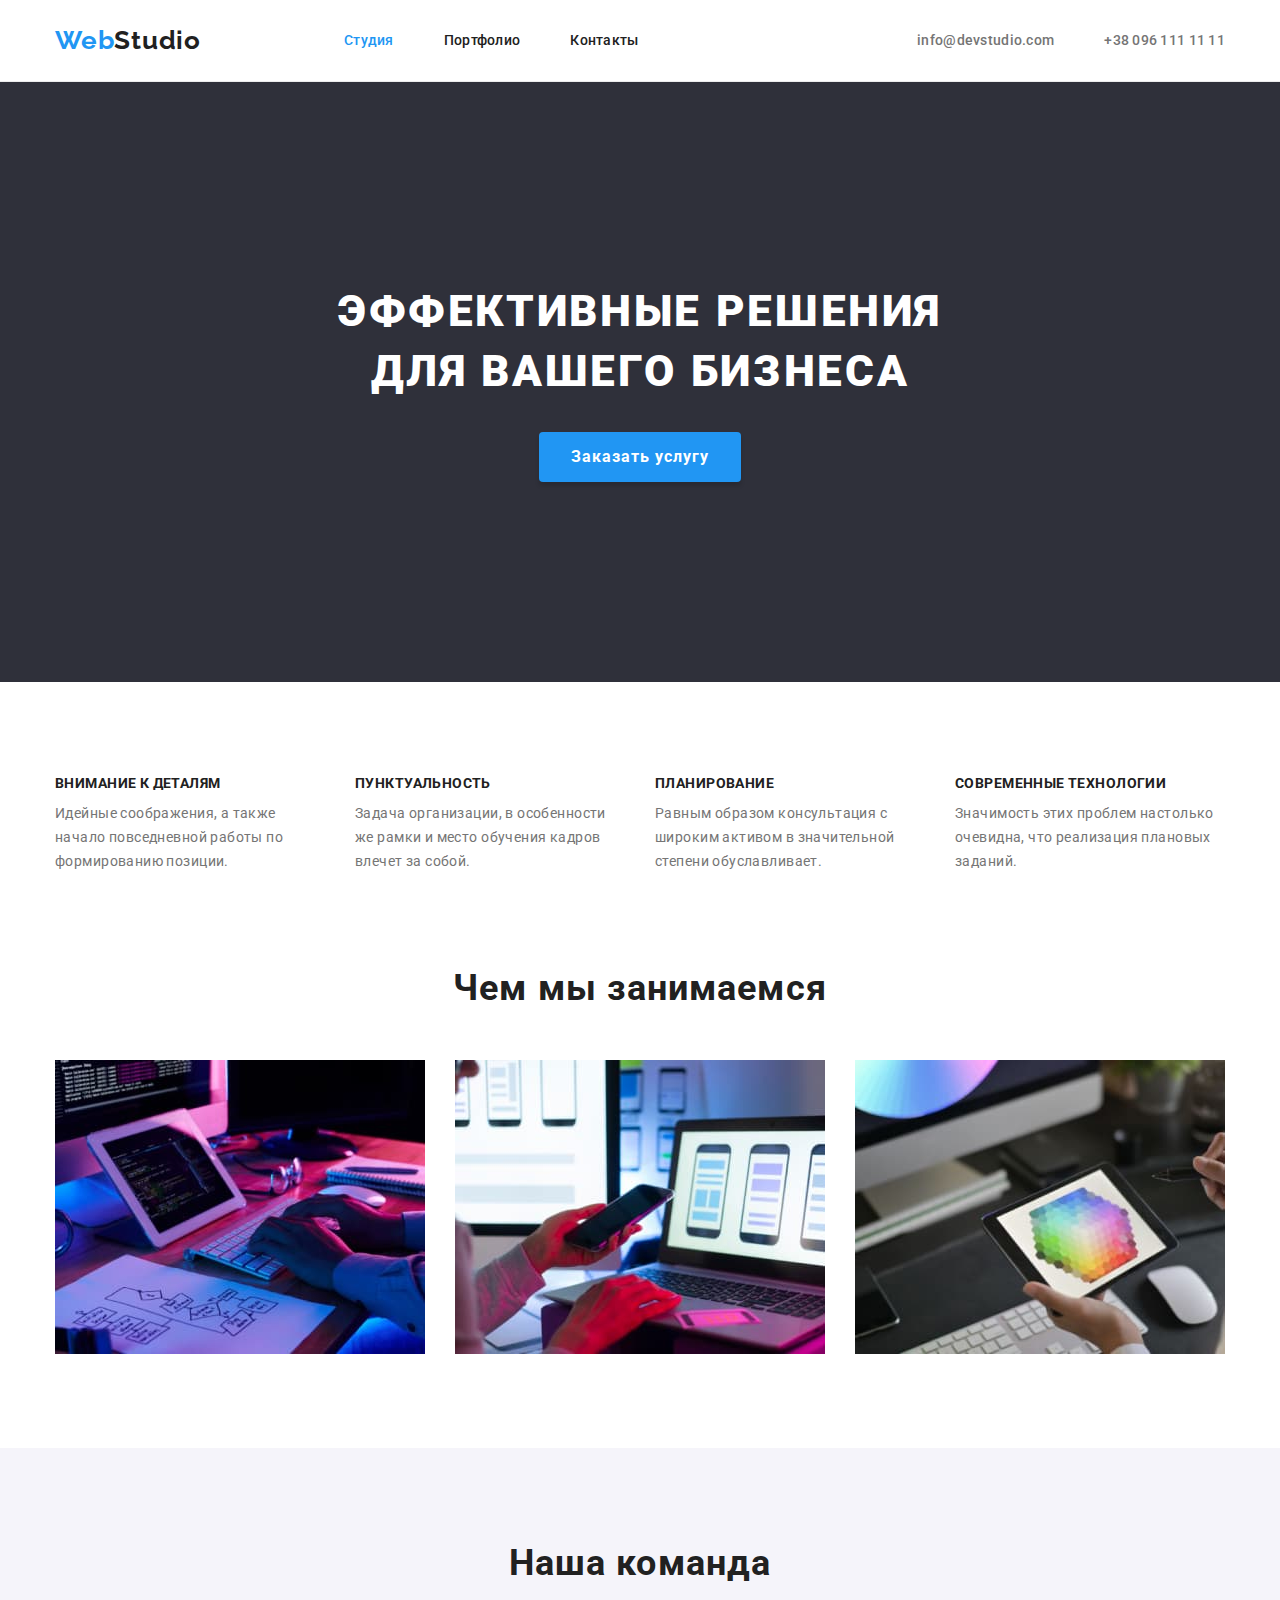
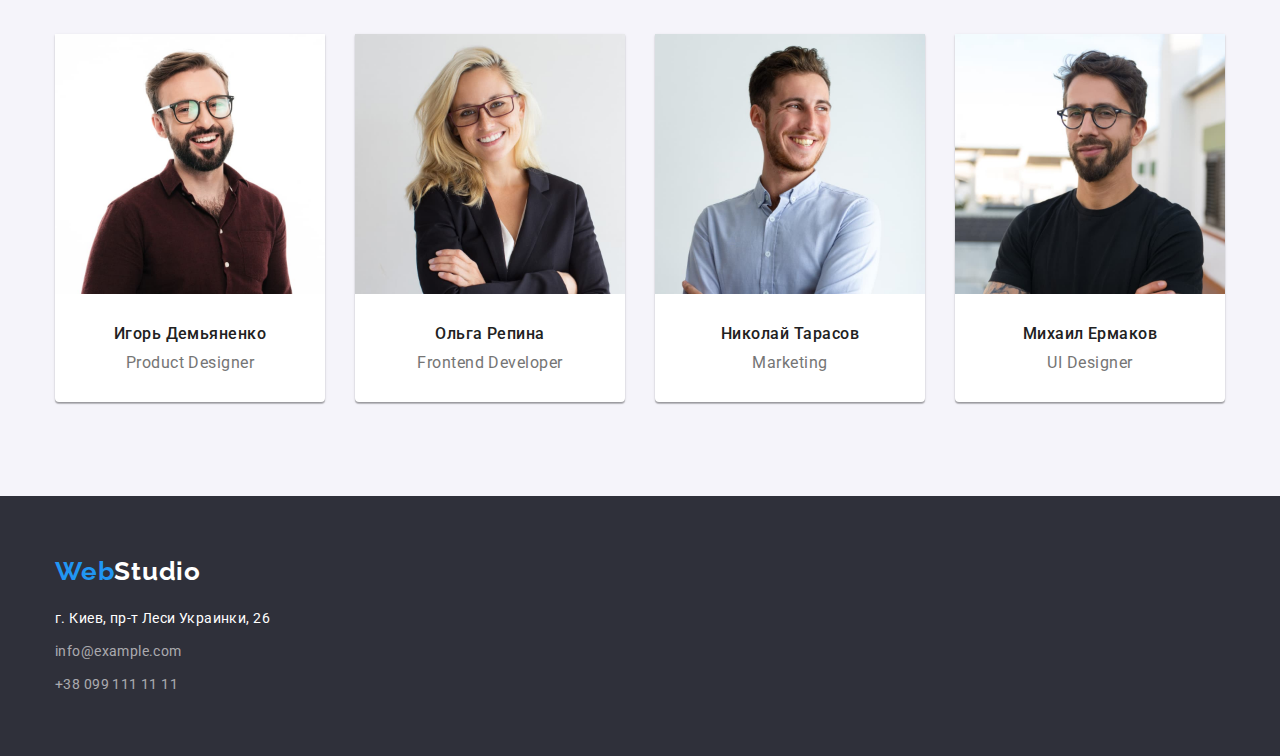
<file: index.html>
<!DOCTYPE html>
<html lang="ru">

<head>
    <meta charset="UTF-8">
    <meta http-equiv="X-UA-Compatible" content="IE=edge">
    <meta name="viewport" content="width=device-width, initial-scale=1.0">
    <title>Document</title>
    <link rel="preconnect" href="https://fonts.googleapis.com">
    <link rel="preconnect" href="https://fonts.gstatic.com" crossorigin>
    <link
        href="https://fonts.googleapis.com/css2?family=Raleway:wght@700&family=Roboto:wght@400;500;700;900&display=swap"
        rel="stylesheet">
    <link rel="stylesheet" href="https://cdn.jsdelivr.net/npm/modern-normalize@1.1.0/modern-normalize.min.css">
    <link rel="stylesheet" href="./css/style.css">
</head>

<body>
    <!-- Шапка веб-сайта -->
    <header class="header-nav">
        <div class="container menu-nav-container">
            <nav class="menu-nav">
                <ul class="list-nav list">
                    <li class="item-nav">
                        <a href="./index.html" lang="en" class="logo link"><span class="part-logo">Web</span>Studio</a>
                    </li>
                    <li class="item-nav">
                        <a href="" class="nav-link link current-link">Студия</a>
                    </li>
                    <li class="item-nav">
                        <a href="./portfolio.html" class="nav-link link">Портфолио</a>
                    </li>
                    <li class="item-nav">
                        <a href="" class="nav-link link">Контакты</a>
                    </li>
                </ul>
            </nav>
            <ul class="contact-nav list">
                <li class="item-nav">
                    <a href="mailto:info@devstudio.com" class="contact-link link">info@devstudio.com</a>
                </li>
                <li class="item-nav">
                    <a href="tel:+380961111111" class="contact-link link">+38 096 111 11 11</a>
                </li>
            </ul>
        </div>

    </header>
    <main>
        <!-- Главная секция -->
        <section class="section-hero">
            <div class="hero-container container">
                <h1 class="main-title">Эффективные решения для вашего бизнеса</h1>
                <button type="button" class="btn-hero">Заказать услугу</button>
            </div>
        </section>
        <!-- Секция преимуществ -->
        <section class="section-advantage section">
            <div class="container">
                <h2 class="advantage-title visually-hidden">Наши преимущества</h2>
                <ul class="advantage-list list">
                    <li class="advantage-item">
                        <h3 class="advantage-subtitle">Внимание к деталям</h3>
                        <p class="advantage-text">
                            Идейные соображения, а также начало повседневной работы по формированию позиции.
                        </p>
                    </li>
                    <li class="advantage-item">
                        <h3 class="advantage-subtitle">Пунктуальность</h3>
                        <p class="advantage-text">
                            Задача организации, в особенности же рамки и место обучения кадров влечет за собой.
                        </p>
                    </li>
                    <li class="advantage-item">
                        <h3 class="advantage-subtitle">Планирование</h3>
                        <p class="advantage-text">
                            Равным образом консультация с широким активом в значительной степени обуславливает.
                        </p>
                    </li>
                    <li class="advantage-item">
                        <h3 class="advantage-subtitle">Современные технологии</h3>
                        <p class="advantage-text">
                            Значимость этих проблем настолько очевидна, что реализация плановых заданий.
                        </p>
                    </li>
                </ul>
            </div>
        </section>
        <!-- Виды услуг -->
        <section class="services-section">
            <div class="container">
                <h2 class="services-title">Чем мы занимаемся</h2>
                <ul class="services-list list gap">
                    <li class="services-item">
                        <a href="#" class="services-link link">
                            <img src="./images/note.jpg" alt="Человек пишет код для веб-сайта" width="370"
                                class="services-img"></a>
                    </li>
                    <li class="services-item">
                        <a href="#" class="services-link link">
                            <img src="./images/phone.jpg" alt="Человек разробатывает мобильное приложение" width="370"
                                class="services-img"></a>
                    </li>
                    <li class="services-item">
                        <a href="#" class="services-link link">
                            <img src="./images/pad.jpg" alt="Человек разробатывает мобильное приложение для планшета"
                                width="370" class="services-img"></a>
                    </li>

                </ul>
            </div>
        </section>
        <!-- Команда разработчиков -->
        <section class="team-section section">
            <div class="container">
                <h2 class="team-title">Наша команда</h2>
                <ul class="team-list list gap">
                    <li class="team-item">
                        <img src="./images/member-1.jpg" alt="Молодой парень в очках улыбается" width="270"
                            class="team-img">
                        <div class="team-card">
                            <h3 class="team-subtitle">Игорь Демьяненко</h3>
                            <p lang="en" class="team-text">Product Designer</p>
                        </div>
                    </li>
                    <li class="team-item">
                        <img src="./images/member-2.jpg" alt="Молодоая девушка в очках улыбается со скрещенными руками"
                            width="270" class="team-img">
                        <div class="team-card">
                            <h3 class="team-subtitle">Ольга Репина</h3>
                            <p lang="en" class="team-text">Frontend Developer</p>
                        </div>
                    </li>
                    <li class="team-item">
                        <img src="./images/member-3.jpg" alt="Молодой парень в улыбается и смотрит в сторону"
                            width="270" class="team-img">
                        <div class="team-card">
                            <h3 class="team-subtitle">Николай Тарасов</h3>
                            <p lang="en" class="team-text">Marketing</p>
                        </div>
                    </li>
                    <li class="team-item">
                        <img src="./images/member-4.jpg" alt="Молодой парень в очках ус ухмылкой" width="270"
                            class="team-img">
                        <div class="team-card">
                            <h3 class="team-subtitle">Михаил Ермаков</h3>
                            <p lang="en" class="team-text">UI Designer</p>
                        </div>
                    </li>

                </ul>
            </div>
        </section>
    </main>
    <!-- Подвал веб-сайта -->
    <footer class="footer">
        <div class="container">
            <a href="./index.html" lang="en" class="logo link"><span class="part-logo">Web</span>Studio</a>
            <address class="footer-address">
                <ul class="footer-list list">
                    <li class="footer-item">
                        <a href="https://goo.gl/maps/6M82xYNFKFXgEUn27" class="footer-link link">г. Киев, пр-т Леси
                            Украинки, 26</a>
                    </li>
                    <li class="footer-item">
                        <a href="mailto:info@example.com"
                            class="footer-link footer-link-address link">info@example.com</a>
                    </li>
                    <li class="footer-item">
                        <a href="tel:+380991111111" class="footer-link footer-link-address link">+38 099 111 11 11</a>
                    </li>
                </ul>
            </address>
        </div>
    </footer>

</body>

</html>
</file>
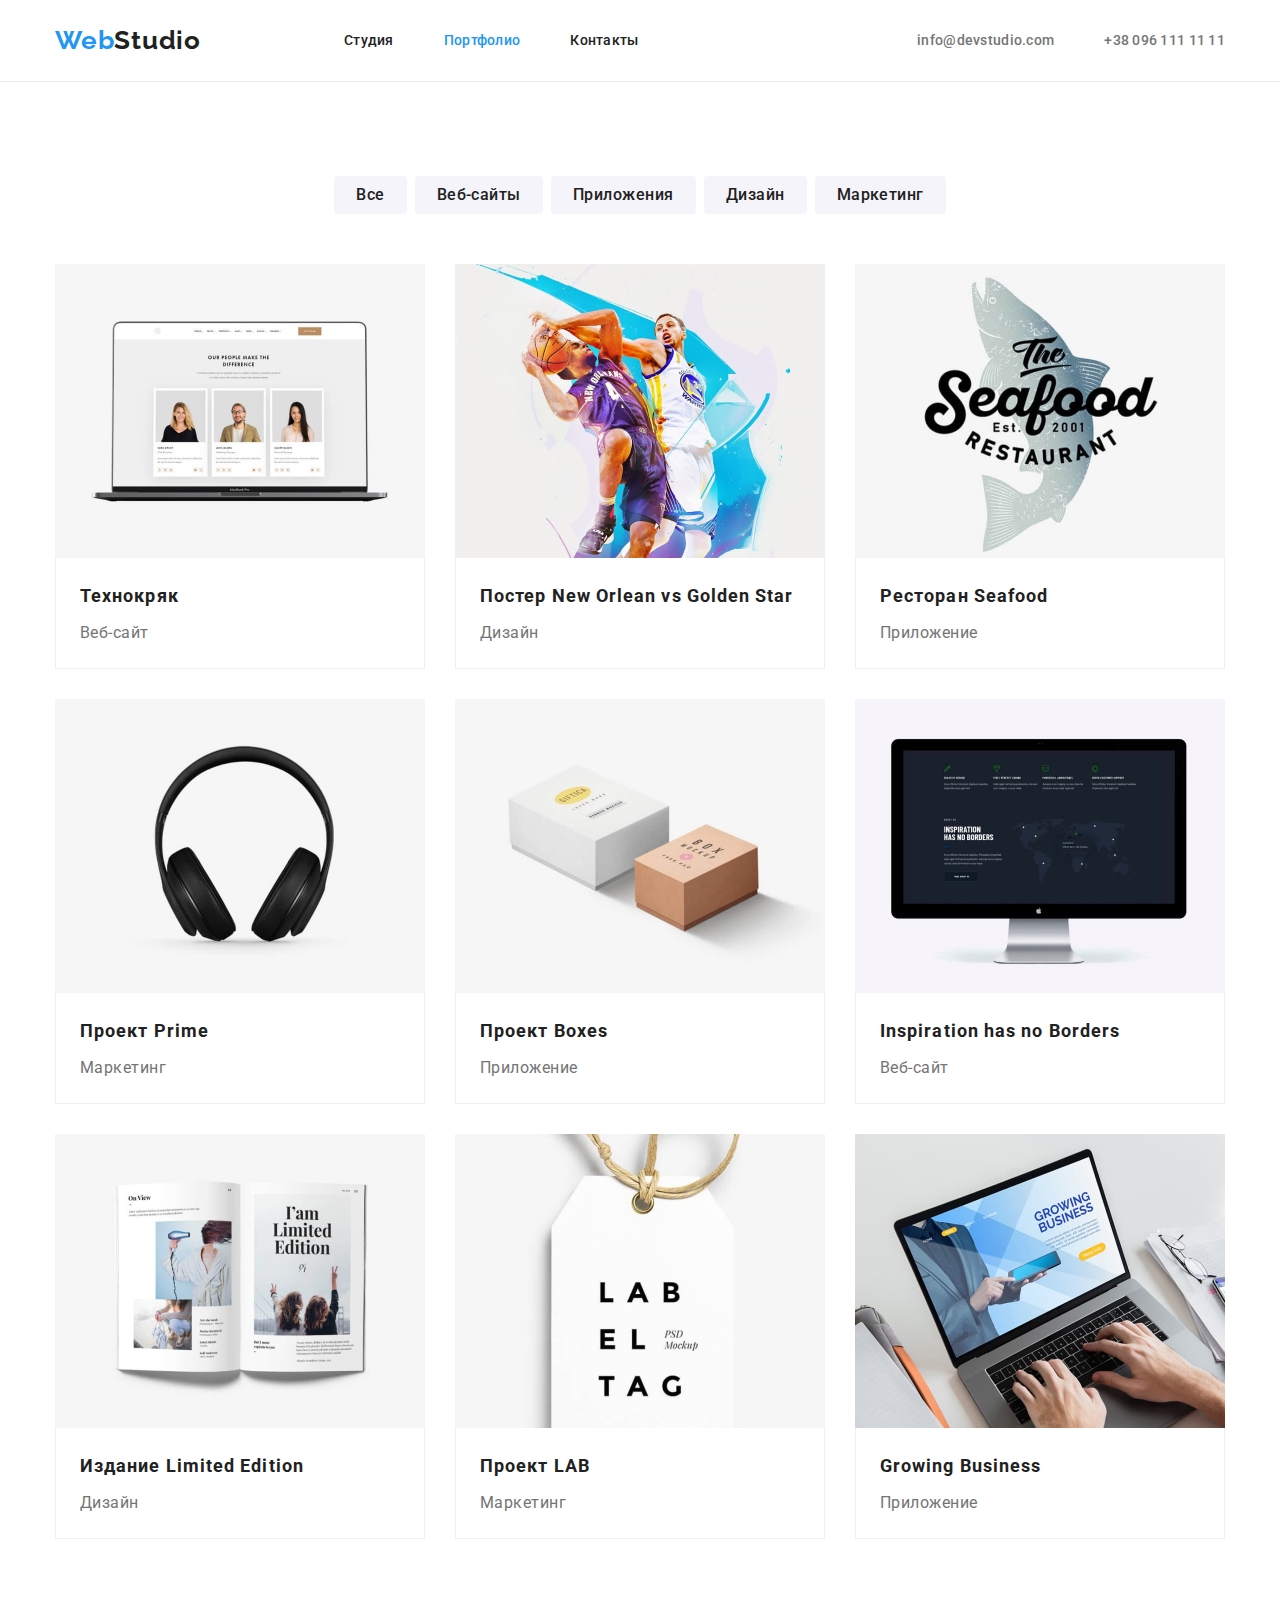
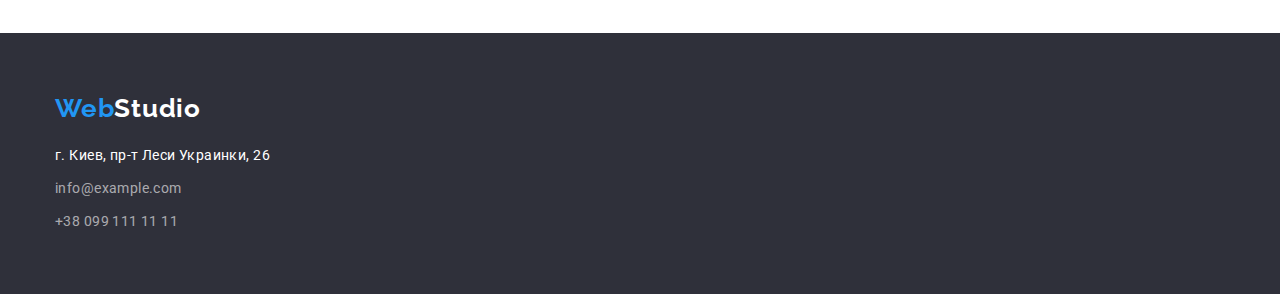
<file: portfolio.html>
<!DOCTYPE html>
<html lang="ru">

<head>
    <meta charset="UTF-8">
    <meta http-equiv="X-UA-Compatible" content="IE=edge">
    <meta name="viewport" content="width=device-width, initial-scale=1.0">
    <title>Document</title>
    <link rel="preconnect" href="https://fonts.googleapis.com">
    <link rel="preconnect" href="https://fonts.gstatic.com" crossorigin>
    <link
        href="https://fonts.googleapis.com/css2?family=Raleway:wght@700&family=Roboto:wght@400;500;700;900&display=swap"
        rel="stylesheet">
    <link rel="stylesheet" href="https://cdn.jsdelivr.net/npm/modern-normalize@1.1.0/modern-normalize.min.css">
    <link rel="stylesheet" href="./css/style.css">
</head>

<body>
    <!-- Шапка веб-сайта -->
    <header class="header-nav">
        <div class="container menu-nav-container">
            <nav class="menu-nav">
                <ul class="list-nav list">
                    <li class="item-nav">
                        <a href="./index.html" lang="en" class="logo link"><span class="part-logo">Web</span>Studio</a>
                    </li>
                    <li class="item-nav">
                        <a href="./index.html" class="nav-link link">Студия</a>
                    </li>
                    <li class="item-nav">
                        <a href="./portfolio.html" class="nav-link link current-link">Портфолио</a>
                    </li>
                    <li class="item-nav">
                        <a href="" class="nav-link link">Контакты</a>
                    </li>
                </ul>
            </nav>
            <ul class="contact-nav list">
                <li class="item-nav">
                    <a href="mailto:info@devstudio.com" class="contact-link link">info@devstudio.com</a>
                </li>
                <li class="item-nav">
                    <a href="tel:+380961111111" class="contact-link link">+38 096 111 11 11</a>
                </li>
            </ul>
        </div>

    </header>
    <main>
        <!-- Проекты -->
        <section class="project-section section">
            <div class="container">
                <h1 class="project-title visually-hidden">Наши проекты</h1>
                <ul class="project-filter-list list">
                    <li class="project-filter-item">
                        <button type="button" class="project-filter-btn">Все</button>
                    </li>
                    <li class="project-filter-item">
                        <button type="button" class="project-filter-btn">Веб-сайты</button>
                    </li>
                    <li class="project-filter-item">
                        <button type="button" class="project-filter-btn">Приложения</button>
                    </li>
                    <li class="project-filter-item">
                        <button type="button" class="project-filter-btn">Дизайн</button>
                    </li>
                    <li class="project-filter-item">
                        <button type="button" class="project-filter-btn">Маркетинг</button>
                    </li>
                </ul>
                <ul class="project-list list gap">
                    <li class="project-item">
                        <img src="./images/web.jpg" alt="Пример веб-сайта стремя фото" width="370" class="project-img">
                        <div class="project-card">
                            <h2 class="project-subtitle">Технокряк</h2>
                            <p class="project-text">Веб-сайт</p>
                        </div>
                    </li>
                    <li class="project-item">
                        <img src="./images/design.jpg" alt="Постер с двумя баскетболистами" width="370"
                            class="project-img">
                        <div class="project-card">
                            <h2 class="project-subtitle">Постер <span lang="en">New Orlean vs Golden Star</span></h2>
                            <p class="project-text">Дизайн</p>
                        </div>
                    </li>
                    <li class="project-item">
                        <img src="./images/app.jpg" alt="Логотип ресторана" width="370" class="project-img">
                        <div class="project-card">
                            <h2 class="project-subtitle">Ресторан <span lang="en">Seafood</span></h2>
                            <p class="project-text">Приложение</p>
                        </div>
                         </li>
                    <li class="project-item">
                        <img src="./images/marketing.jpg" alt="Наушники на белом фоне" width="370" class="project-img">
                        <div class="project-card">
                            <h2 class="project-subtitle">Проект <span lang="en">Prime</span></h2>
                            <p class="project-text">Маркетинг</p>
                        </div>
                    </li>
                    <li class="project-item">
                        <img src="./images/app-box.jpg" alt="Коричневая и белая коробки лежат друг возле друга"
                            width="370" class="project-img">
                        <div class="project-card">
                            <h2 class="project-subtitle">Проект <span lang="en">Boxes</span></h2>
                            <p class="project-text">Приложение</p>
                        </div>
                    </li>
                    <li class="project-item">
                        <img src="./images/web-site.jpg" alt="Монитор с открытой веб-страницей" width="370"
                            class="project-img">
                        <div class="project-card">
                            <h2 class="project-subtitle"><span lang="en">Inspiration has no Borders</span></h2>
                            <p class="project-text">Веб-сайт</p>
                        </div>
                    </li>
                    <li class="project-item">
                        <img src="./images/design-lim-ed.jpg" alt="Открытая книга с изображением" width="370"
                            class="project-img">
                        <div class="project-card">
                            <h2 class="project-subtitle">Издание <span lang="en">Limited Edition</span></h2>
                            <p class="project-text">Дизайн</p>
                        </div>
                    </li>
                    <li class="project-item">
                        <img src="./images/marketing-lab.jpg" alt="Бирка с изображением" width="370"
                            class="project-img">
                        <div class="project-card">
                            <h2 class="project-subtitle">Проект LAB</h2>
                            <p class="project-text">Маркетинг</p>
                        </div>
                    </li>
                    <li class="project-item">
                        <img src="./images/app-business.jpg" alt="Ноутбук с открытой веб-страницей" width="370"
                            class="project-img">
                        <div class="project-card">
                            <h2 class="project-subtitle" lang="en">Growing Business</h2>
                            <p class="project-text">Приложение</p>
                        </div>

                    </li>
                </ul>
            </div>

        </section>
    </main>
    <!-- Подвал веб-сайта -->
    <footer class="footer">
        <div class="container">
            <a href="./index.html" lang="en" class="logo link"><span class="part-logo">Web</span>Studio</a>
            <address class="footer-address">
                <ul class="footer-list list">
                    <li class="footer-item">
                        <a href="https://goo.gl/maps/6M82xYNFKFXgEUn27" class="footer-link link">г. Киев, пр-т Леси
                            Украинки,
                            26</a>
                    </li>
                    <li class="footer-item">
                        <a href="mailto:info@example.com"
                            class="footer-link footer-link-address link">info@example.com</a>
                    </li>
                    <li class="footer-item">
                        <a href="tel:+380991111111" class="footer-link footer-link-address link">+38 099 111 11 11</a>
                    </li>
                </ul>
            </address>
        </div>
    </footer>
</body>

</html>
</file>
<file: css/style.css>
:root {
  --primary-color: #757575;
  --secondary-color: #212121;
  --tertiary-color: #ffffff;
  --accent-color: #2196f3;

  --primary-background-color: #ffffff;
  --secondary-background-color: #2f303a;
  --tertiary-background-color: #f5f4fa;

  --primary-font: "Roboto", sans-serif;
  --secondary-font: "Raleway", sans-serif;

  --primary-font-size: 14px;
  --secondary-font-size: 16px;
}

h1,
h2,
h3,
h4,
h5,
h6,
p {
  margin-top: 0;
  margin-bottom: 0;
}

ul,
ol {
  margin-top: 0;
  margin-bottom: 0;
  padding-left: 0;
}

img {
  display: block;
}

.list {
  list-style: none;
}

.link {
  text-decoration: none;
}

body {
  font-family: var(--primary-font);
  font-size: var(--primary-font-size);
  background-color: var(--primary-background-color);
  color: var(--primary-color);
}

.container {
  width: 1200px;
  margin-left: auto;
  margin-right: auto;
  padding-left: 15px;
  padding-right: 15px;
}

.section {
  padding-top: 94px;
  padding-bottom: 94px;
}

.gap {
  gap: 30px;
}

/* =================== Шапка веб-сайта =================== */

.header-nav {
  border-bottom: 1px solid #ececec;
}

.logo {
  font-family: var(--secondary-font);
  font-weight: 700;
  font-size: 26px;
  line-height: 1.19;
  letter-spacing: 0.03em;
  color: var(--secondary-color);
}

.part-logo {
  color: var(--accent-color);
}

.nav-link {
  font-weight: 500;
  line-height: 1.14;
  letter-spacing: 0.02em;
  color: var(--secondary-color);
}

.nav-link:hover,
.contact-link:hover,
.footer-link:hover,
.nav-link:focus,
.contact-link:focus,
.footer-link:focus {
  color: var(--accent-color);
}

.contact-link {
  font-weight: 500;
  line-height: 1.14;
  letter-spacing: 0.02em;
  color: inherit;
}

.current-link {
  color: var(--accent-color);
}

.menu-nav-container {
  display: flex;
  align-items: center;
  padding-top: 25px;
  padding-bottom: 25px;
}

.list-nav {
  display: flex;
  align-items: center;
}

.contact-nav {
  display: flex;
  align-items: center;
  margin-left: auto;
}

.item-nav .logo {
  margin-right: 93px;
}

.item-nav:not(:last-child) {
  margin-right: 50px;
}

/* =================== Главная секция =================== */

.section-hero {
  background-color: var(--secondary-background-color);
}

.hero-container {
  padding-top: 200px;
  padding-bottom: 200px;
}

.main-title {
  font-weight: 900;
  font-size: 44px;
  line-height: 1.36;
  text-align: center;
  letter-spacing: 0.06em;
  text-transform: uppercase;

  color: var(--tertiary-color);

  width: 700px;
  margin-bottom: 30px;
  margin-left: auto;
  margin-right: auto;
}

.btn-hero {
  font-family: inherit;
  font-weight: 700;
  font-size: var(--secondary-font-size);
  line-height: 1.88;
  letter-spacing: 0.06em;

  text-decoration: none;

  display: block;
  margin: 0 auto;
  padding: 10px 32px;

  color: var(--tertiary-color);
  background-color: #2196f3;

  box-shadow: 0px 4px 4px rgba(0, 0, 0, 0.15);
  border-radius: 4px;
  border: none;
  cursor: pointer;
}

.btn-hero:hover,
.btn-hero:focus {
  background-color: #188ce8;
}

/* =================== Секция преимуществ =================== */

.advantage-list {
  display: flex;
}

.advantage-item:not(:last-child) {
  margin-right: 30px;
}

.advantage-item {
  flex-basis: 270px;
}

.advantage-subtitle {
  margin-bottom: 10px;
}

.visually-hidden {
  position: absolute;
  width: 1px;
  height: 1px;
  margin: -1px;
  border: 0;
  padding: 0;

  white-space: nowrap;
  clip-path: inset(100%);
  clip: rect(0 0 0 0);
  overflow: hidden;
}

.advantage-subtitle {
  font-size: inherit;
  font-weight: 700;
  line-height: 1.14;
  letter-spacing: 0.03em;
  text-transform: uppercase;

  color: var(--secondary-color);
}

.advantage-text {
  line-height: 1.71;
  letter-spacing: 0.03em;
}

/* =================== Виды услуг =================== */

.services-list {
  display: flex;
  flex-wrap: wrap;
}

.services-section {
  padding-bottom: 94px;
}

.services-title {
  font-weight: 700;
  font-size: 36px;
  line-height: 1.17;
  text-align: center;
  letter-spacing: 0.03em;

  color: var(--secondary-color);
  margin-bottom: 50px;
}

/* =================== Команда разработчиков ================== */

.team-list {
  display: flex;
  flex-wrap: wrap;
}

.team-item {
  background: var(--primary-background-color);
  box-shadow: 0px 1px 3px rgba(0, 0, 0, 0.12), 0px 1px 1px rgba(0, 0, 0, 0.14),
    0px 2px 1px rgba(0, 0, 0, 0.2);
  border-radius: 0px 0px 4px 4px;
  flex-basis: calc((100% - 90px) / 4);
}

.team-card {
  padding-top: 30px;
  padding-bottom: 30px;
  text-align: center;
}

.team-subtitle {
  margin-bottom: 10px;
}

.team-section {
  background-color: var(--tertiary-background-color);
}

.team-title {
  font-weight: 700;
  font-size: 36px;
  line-height: 1.17;
  text-align: center;
  letter-spacing: 0.03em;
  margin-bottom: 50px;

  color: var(--secondary-color);
}

.team-subtitle {
  font-weight: 500;
  font-size: var(--secondary-font-size);
  line-height: 1.19;
  letter-spacing: 0.03em;

  color: var(--secondary-color);
}

.team-text {
  font-size: var(--secondary-font-size);
  line-height: 1.19;
  letter-spacing: 0.03em;
}
/* =================== Подвал сайта =================== */

.footer {
  background-color: var(--secondary-background-color);
  padding-top: 60px;
  padding-bottom: 60px;
}

.footer .logo {
  display: inline-block;
  margin-bottom: 20px;
  color: var(--primary-background-color);
}

.footer-address {
  font-style: inherit;
}

.footer-link {
  line-height: 1.71;
  letter-spacing: 0.03em;

  color: var(--tertiary-color);
}

.footer-link-address {
  color: rgba(255, 255, 255, 0.6);
}

.footer-item:not(:last-child) {
  margin-bottom: 9px;
}

/* =================== ПОРТФОЛИО =================== */

.project-filter-list {
  display: flex;
  justify-content: center;
  margin-bottom: 50px;
}

.project-filter-item:not(:last-child) {
  margin-right: 8px;
}

.project-filter-btn {
  font-family: inherit;
  font-weight: 500;
  font-size: var(--secondary-font-size);
  line-height: 1.62;

  text-align: center;
  letter-spacing: 0.03em;

  color: var(--secondary-color);
  background: var(--tertiary-background-color);
  border-radius: 4px;

  border-style: none;
  cursor: pointer;

  padding: 6px 22px;
}

.project-filter-btn:hover,
.project-filter-btn:focus {
  background-color: var(--accent-color);
  color: var(--tertiary-color);

  box-shadow: 0px 3px 1px rgba(0, 0, 0, 0.1), 0px 1px 2px rgba(0, 0, 0, 0.08),
    0px 2px 2px rgba(0, 0, 0, 0.12);
  border-radius: 4px;
}

.project-subtitle {
  font-weight: 700;
  font-size: 18px;
  line-height: 2;
  letter-spacing: 0.06em;
  margin-bottom: 4px;

  color: var(--secondary-color);
}

.project-text {
  font-size: var(--secondary-font-size);
  line-height: 1.88;
  letter-spacing: 0.03em;
}

.project-list {
  display: flex;
  flex-wrap: wrap;
}

.project-item {
  flex-basis: calc((100% - 60px) / 3);
}

.project-card {
  padding-top: 20px;
  padding-bottom: 20px;
  padding-left: 24px;
  background: var(--primary-background-color);
  border: 1px solid #eeeeee;
  border-top: none;
}
</file>
